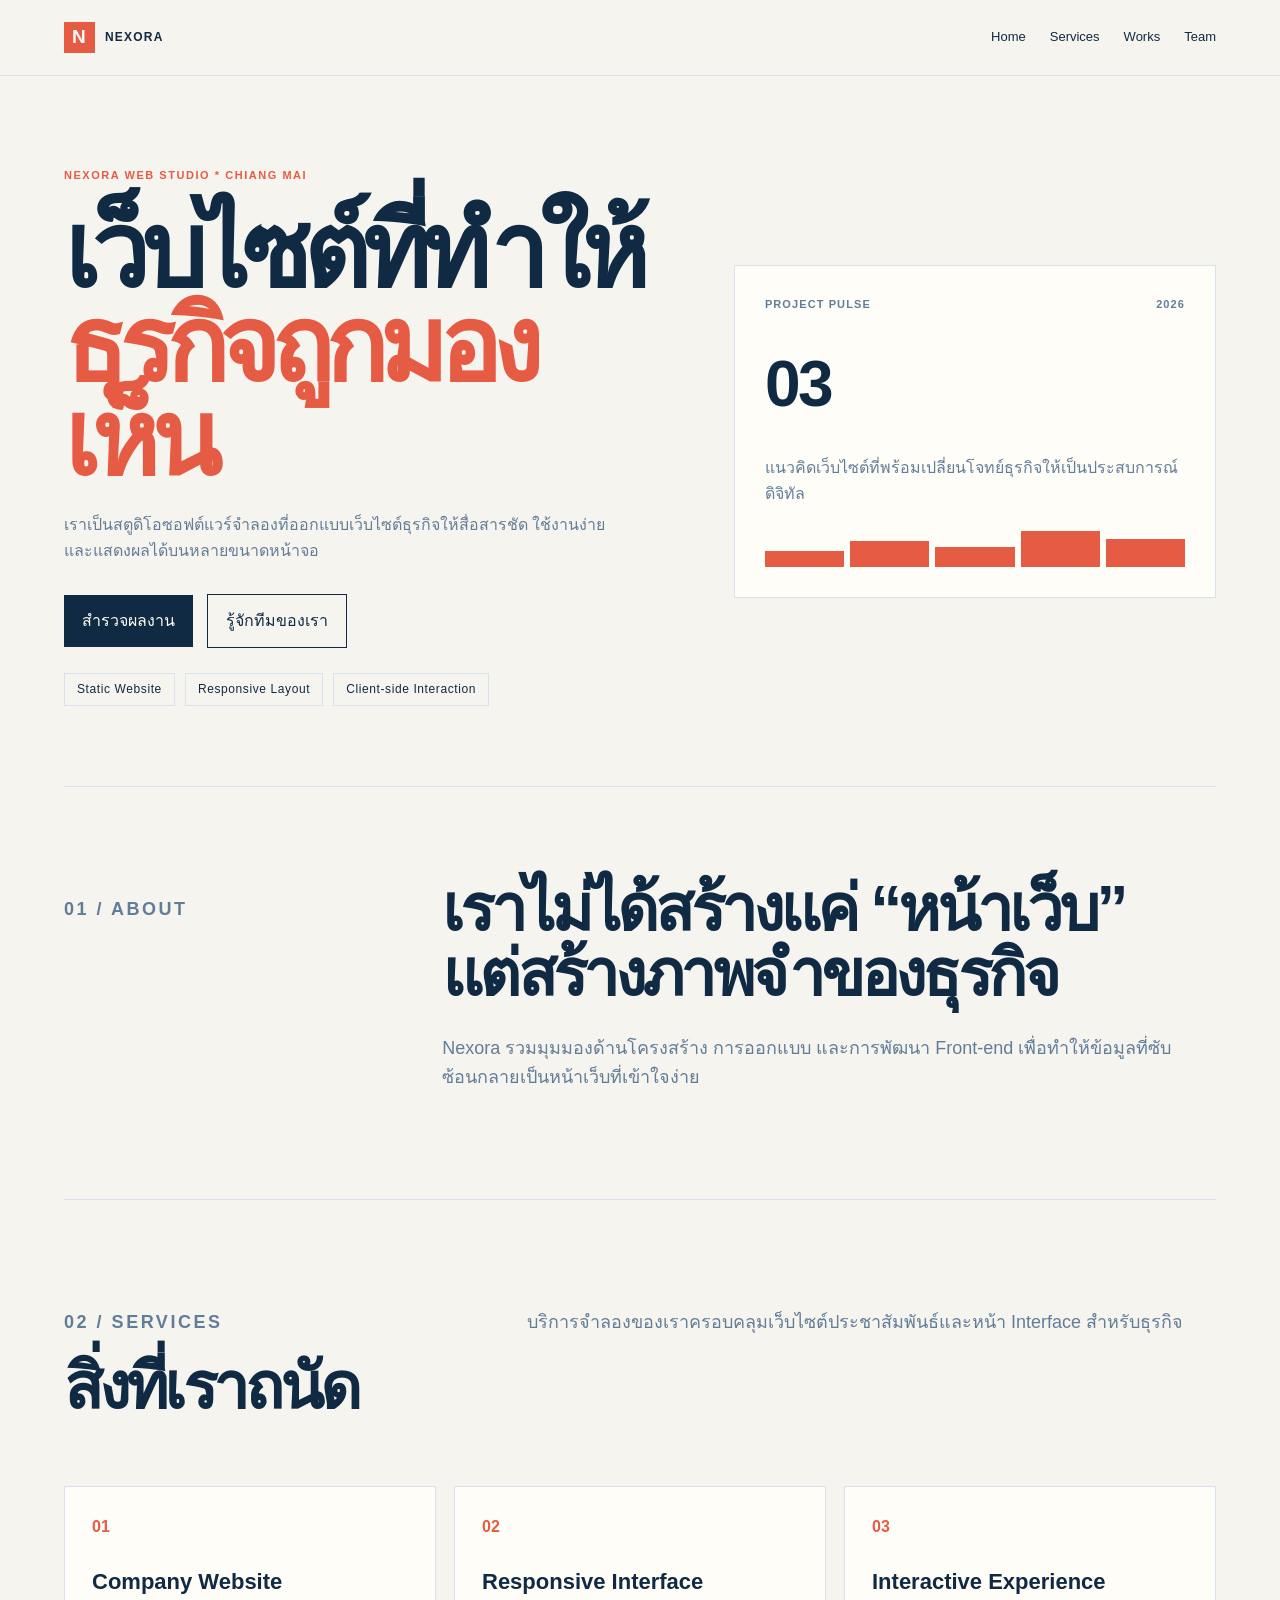
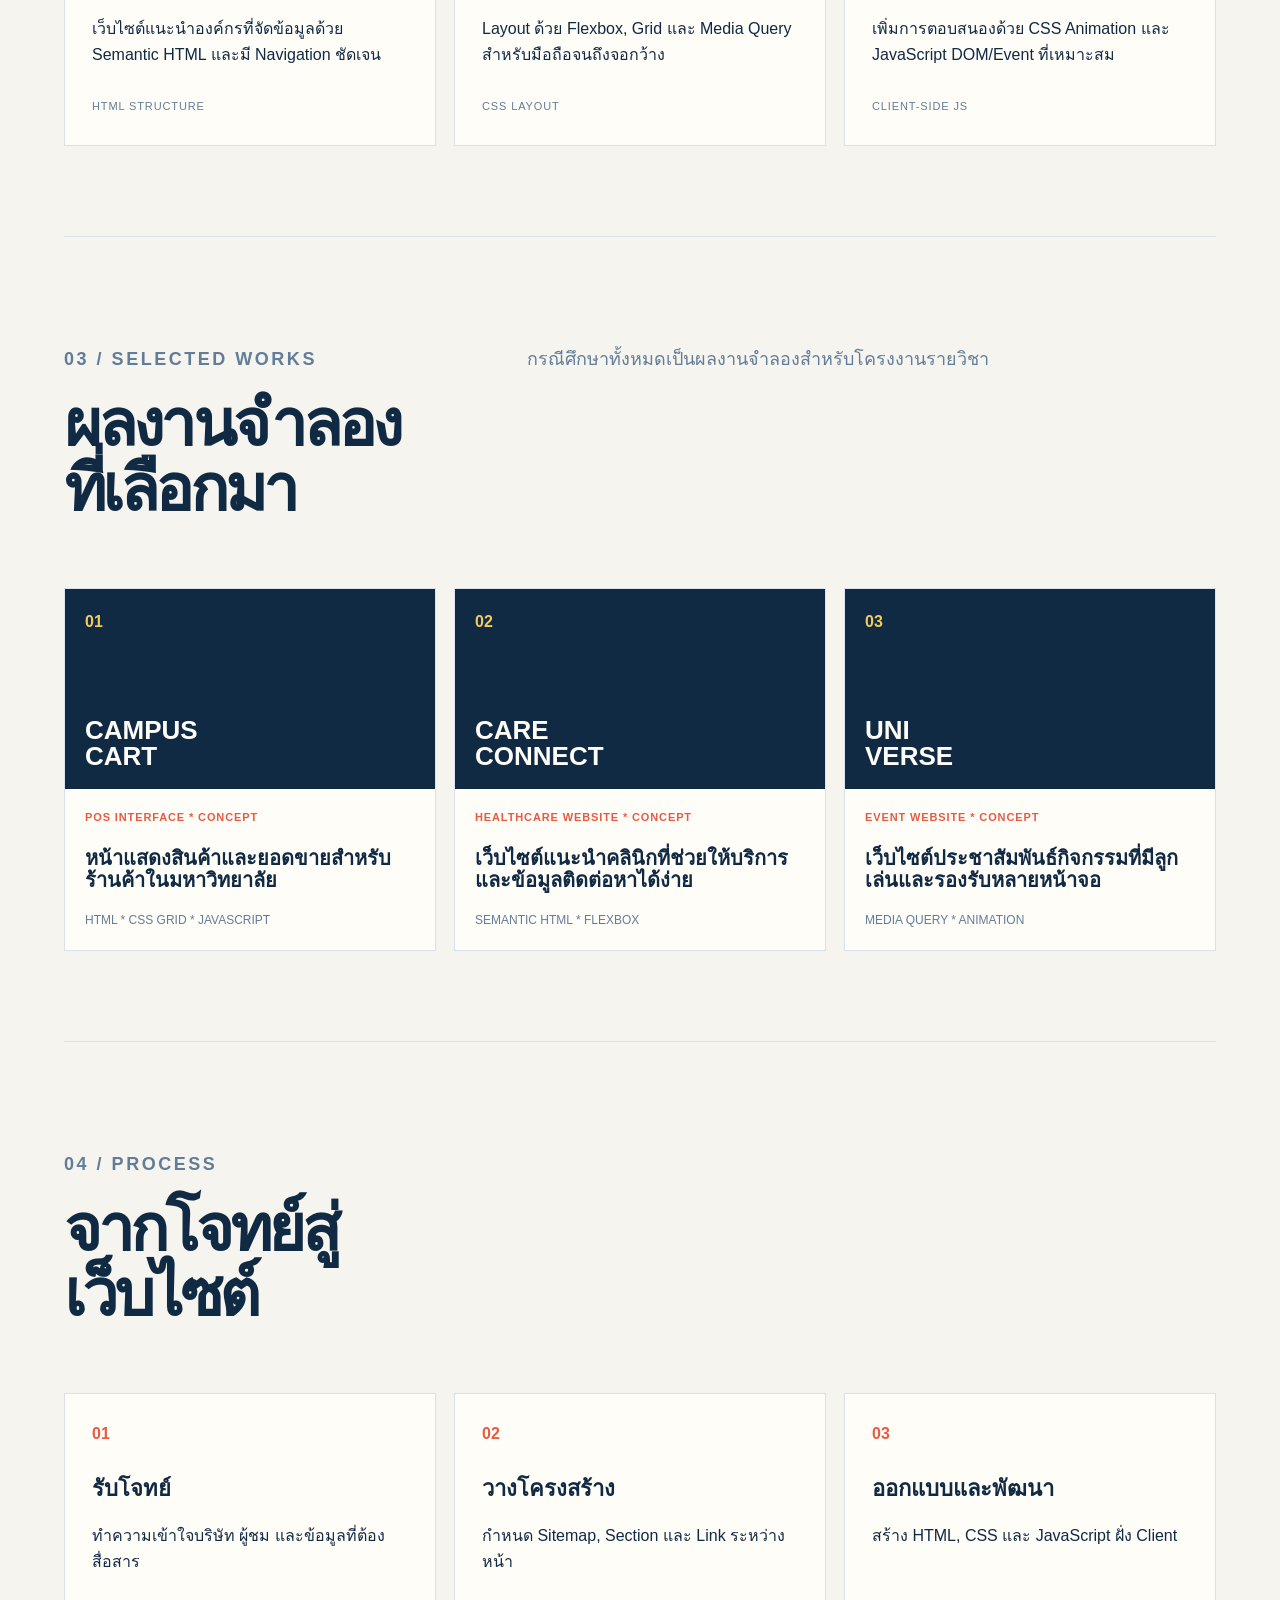
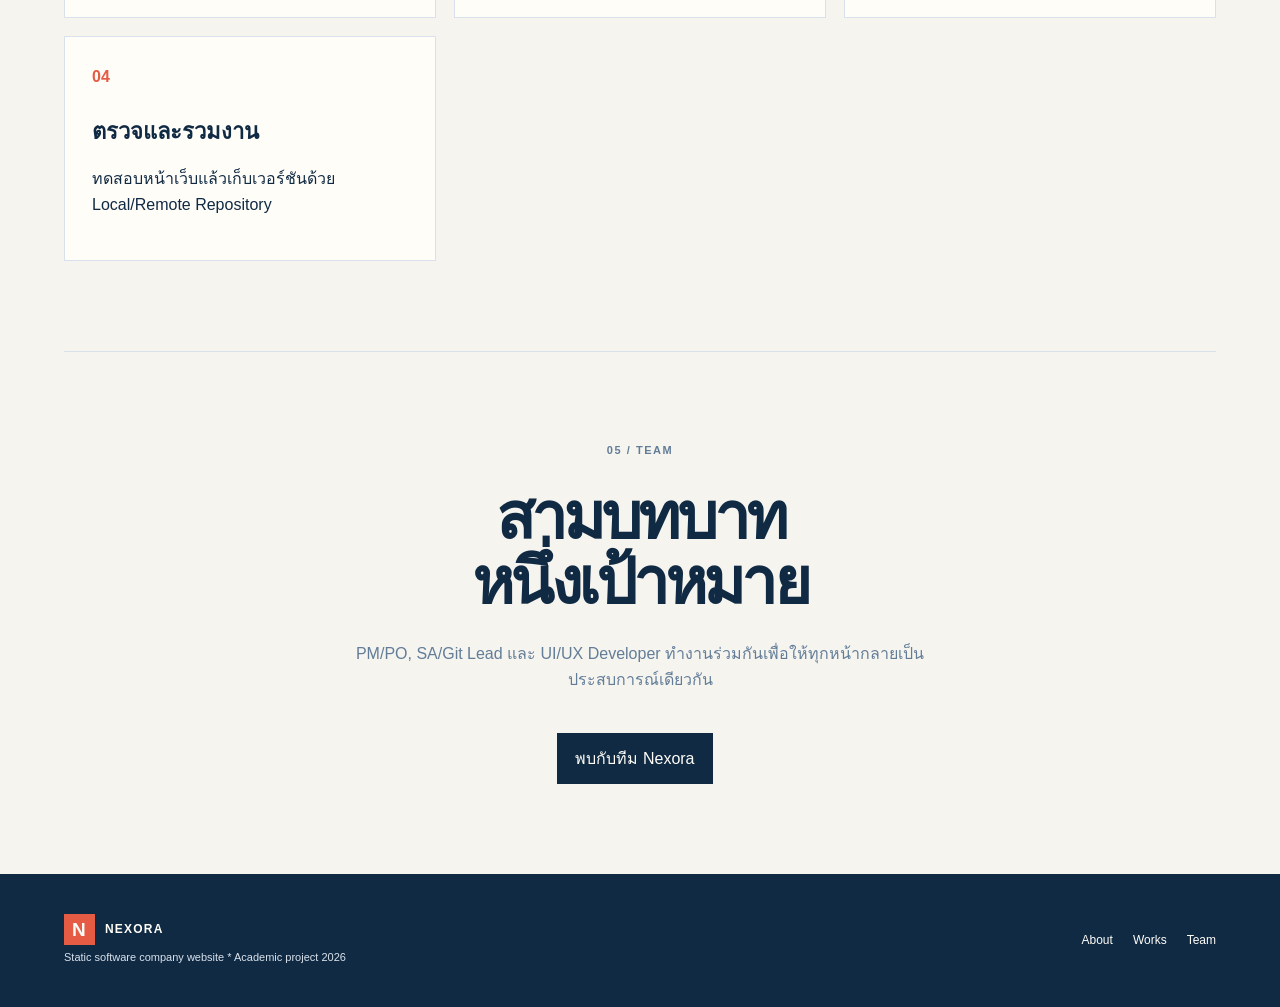
<file: index.html>
<!doctype html>
<html lang="th">
<head>
  <meta charset="UTF-8">
  <meta name="viewport" content="width=device-width, initial-scale=1.0">
  <meta name="description" content="Nexora Web Studio บริษัทพัฒนาเว็บไซต์จำลองสำหรับโครงงานวิชา Web Technology">
  <title>Nexora Web Studio | Digital experiences that move business</title>
  <link rel="stylesheet" href="assets/css/style.css">
  <script src="assets/js/main.js" defer></script>
</head>
<body>
  <header class="site-header">
    <a class="brand" href="index.html"><span class="brand-mark">N</span>NEXORA</a>
    <button class="menu-button" type="button" aria-expanded="false" aria-controls="site-navigation">MENU</button>
    <nav class="site-nav" id="site-navigation">
      <a href="index.html">Home</a>
      <a href="#services">Services</a>
      <a href="#works">Works</a>
      <a href="team.html">Team</a>
    </nav>
  </header>

  <main>
    <section class="hero">
      <div class="hero-copy">
        <p class="eyebrow">NEXORA WEB STUDIO * CHIANG MAI</p>
        <h1>เว็บไซต์ที่ทำให้<br><span>ธุรกิจถูกมองเห็น</span></h1>
        <p class="hero-text">เราเป็นสตูดิโอซอฟต์แวร์จำลองที่ออกแบบเว็บไซต์ธุรกิจให้สื่อสารชัด ใช้งานง่าย และแสดงผลได้บนหลายขนาดหน้าจอ</p>
        <div class="hero-actions">
          <a class="button button-primary" href="#works">สำรวจผลงาน</a>
          <a class="button button-secondary" href="team.html">รู้จักทีมของเรา</a>
        </div>
        <ul class="hero-points">
          <li>Static Website</li>
          <li>Responsive Layout</li>
          <li>Client-side Interaction</li>
        </ul>
      </div>
      <div class="hero-panel">
        <div class="panel-head"><span>PROJECT PULSE</span><span>2026</span></div>
        <div class="panel-score">03</div>
        <p>แนวคิดเว็บไซต์ที่พร้อมเปลี่ยนโจทย์ธุรกิจให้เป็นประสบการณ์ดิจิทัล</p>
        <div class="signal-bars"><span></span><span></span><span></span><span></span><span></span></div>
      </div>
    </section>

    <section class="section-block statement" id="about">
      <p class="section-number">01 / ABOUT</p>
      <div>
        <h2>เราไม่ได้สร้างแค่ “หน้าเว็บ”<br>แต่สร้างภาพจำของธุรกิจ</h2>
        <p>Nexora รวมมุมมองด้านโครงสร้าง การออกแบบ และการพัฒนา Front-end เพื่อทำให้ข้อมูลที่ซับซ้อนกลายเป็นหน้าเว็บที่เข้าใจง่าย</p>
      </div>
    </section>

    <section class="section-block" id="services">
      <div class="section-heading">
        <div><p class="section-number">02 / SERVICES</p><h2>สิ่งที่เราถนัด</h2></div>
        <p>บริการจำลองของเราครอบคลุมเว็บไซต์ประชาสัมพันธ์และหน้า Interface สำหรับธุรกิจ</p>
      </div>
      <div class="card-grid">
        <article class="service-card">
          <span class="card-index">01</span>
          <h3>Company Website</h3>
          <p>เว็บไซต์แนะนำองค์กรที่จัดข้อมูลด้วย Semantic HTML และมี Navigation ชัดเจน</p>
          <span class="card-tag">HTML STRUCTURE</span>
        </article>
        <article class="service-card">
          <span class="card-index">02</span>
          <h3>Responsive Interface</h3>
          <p>Layout ด้วย Flexbox, Grid และ Media Query สำหรับมือถือจนถึงจอกว้าง</p>
          <span class="card-tag">CSS LAYOUT</span>
        </article>
        <article class="service-card">
          <span class="card-index">03</span>
          <h3>Interactive Experience</h3>
          <p>เพิ่มการตอบสนองด้วย CSS Animation และ JavaScript DOM/Event ที่เหมาะสม</p>
          <span class="card-tag">CLIENT-SIDE JS</span>
        </article>
      </div>
    </section>

    <section class="section-block works-section" id="works">
      <div class="section-heading">
        <div><p class="section-number">03 / SELECTED WORKS</p><h2>ผลงานจำลองที่เลือกมา</h2></div>
        <p>กรณีศึกษาทั้งหมดเป็นผลงานจำลองสำหรับโครงงานรายวิชา</p>
      </div>
      <div class="works-grid">
        <article class="work-card">
          <div class="work-visual visual-pos"><span>01</span><strong>CAMPUS<br>CART</strong></div>
          <div class="work-content"><p>POS INTERFACE * CONCEPT</p><h3>หน้าแสดงสินค้าและยอดขายสำหรับร้านค้าในมหาวิทยาลัย</h3><span>HTML * CSS GRID * JAVASCRIPT</span></div>
        </article>
        <article class="work-card">
          <div class="work-visual visual-care"><span>02</span><strong>CARE<br>CONNECT</strong></div>
          <div class="work-content"><p>HEALTHCARE WEBSITE * CONCEPT</p><h3>เว็บไซต์แนะนำคลินิกที่ช่วยให้บริการและข้อมูลติดต่อหาได้ง่าย</h3><span>SEMANTIC HTML * FLEXBOX</span></div>
        </article>
        <article class="work-card">
          <div class="work-visual visual-event"><span>03</span><strong>UNI<br>VERSE</strong></div>
          <div class="work-content"><p>EVENT WEBSITE * CONCEPT</p><h3>เว็บไซต์ประชาสัมพันธ์กิจกรรมที่มีลูกเล่นและรองรับหลายหน้าจอ</h3><span>MEDIA QUERY * ANIMATION</span></div>
        </article>
      </div>
    </section>

    <section class="section-block" id="process">
      <div class="section-heading"><div><p class="section-number">04 / PROCESS</p><h2>จากโจทย์สู่เว็บไซต์</h2></div></div>
      <div class="process-list">
        <article><span>01</span><h3>รับโจทย์</h3><p>ทำความเข้าใจบริษัท ผู้ชม และข้อมูลที่ต้องสื่อสาร</p></article>
        <article><span>02</span><h3>วางโครงสร้าง</h3><p>กำหนด Sitemap, Section และ Link ระหว่างหน้า</p></article>
        <article><span>03</span><h3>ออกแบบและพัฒนา</h3><p>สร้าง HTML, CSS และ JavaScript ฝั่ง Client</p></article>
        <article><span>04</span><h3>ตรวจและรวมงาน</h3><p>ทดสอบหน้าเว็บแล้วเก็บเวอร์ชันด้วย Local/Remote Repository</p></article>
      </div>
    </section>

    <section class="section-block team-callout" id="team-preview">
      <p class="section-number">05 / TEAM</p>
      <h2>สามบทบาท<br>หนึ่งเป้าหมาย</h2>
      <p>PM/PO, SA/Git Lead และ UI/UX Developer ทำงานร่วมกันเพื่อให้ทุกหน้ากลายเป็นประสบการณ์เดียวกัน</p>
      <a class="button button-primary" href="team.html">พบกับทีม Nexora</a>
    </section>
  </main>

  <footer class="site-footer">
    <div><a class="brand" href="index.html"><span class="brand-mark">N</span>NEXORA</a><p>Static software company website * Academic project 2026</p></div>
    <div class="footer-links"><a href="#about">About</a><a href="#works">Works</a><a href="team.html">Team</a></div>
  </footer>
</body>
</html>
</file>
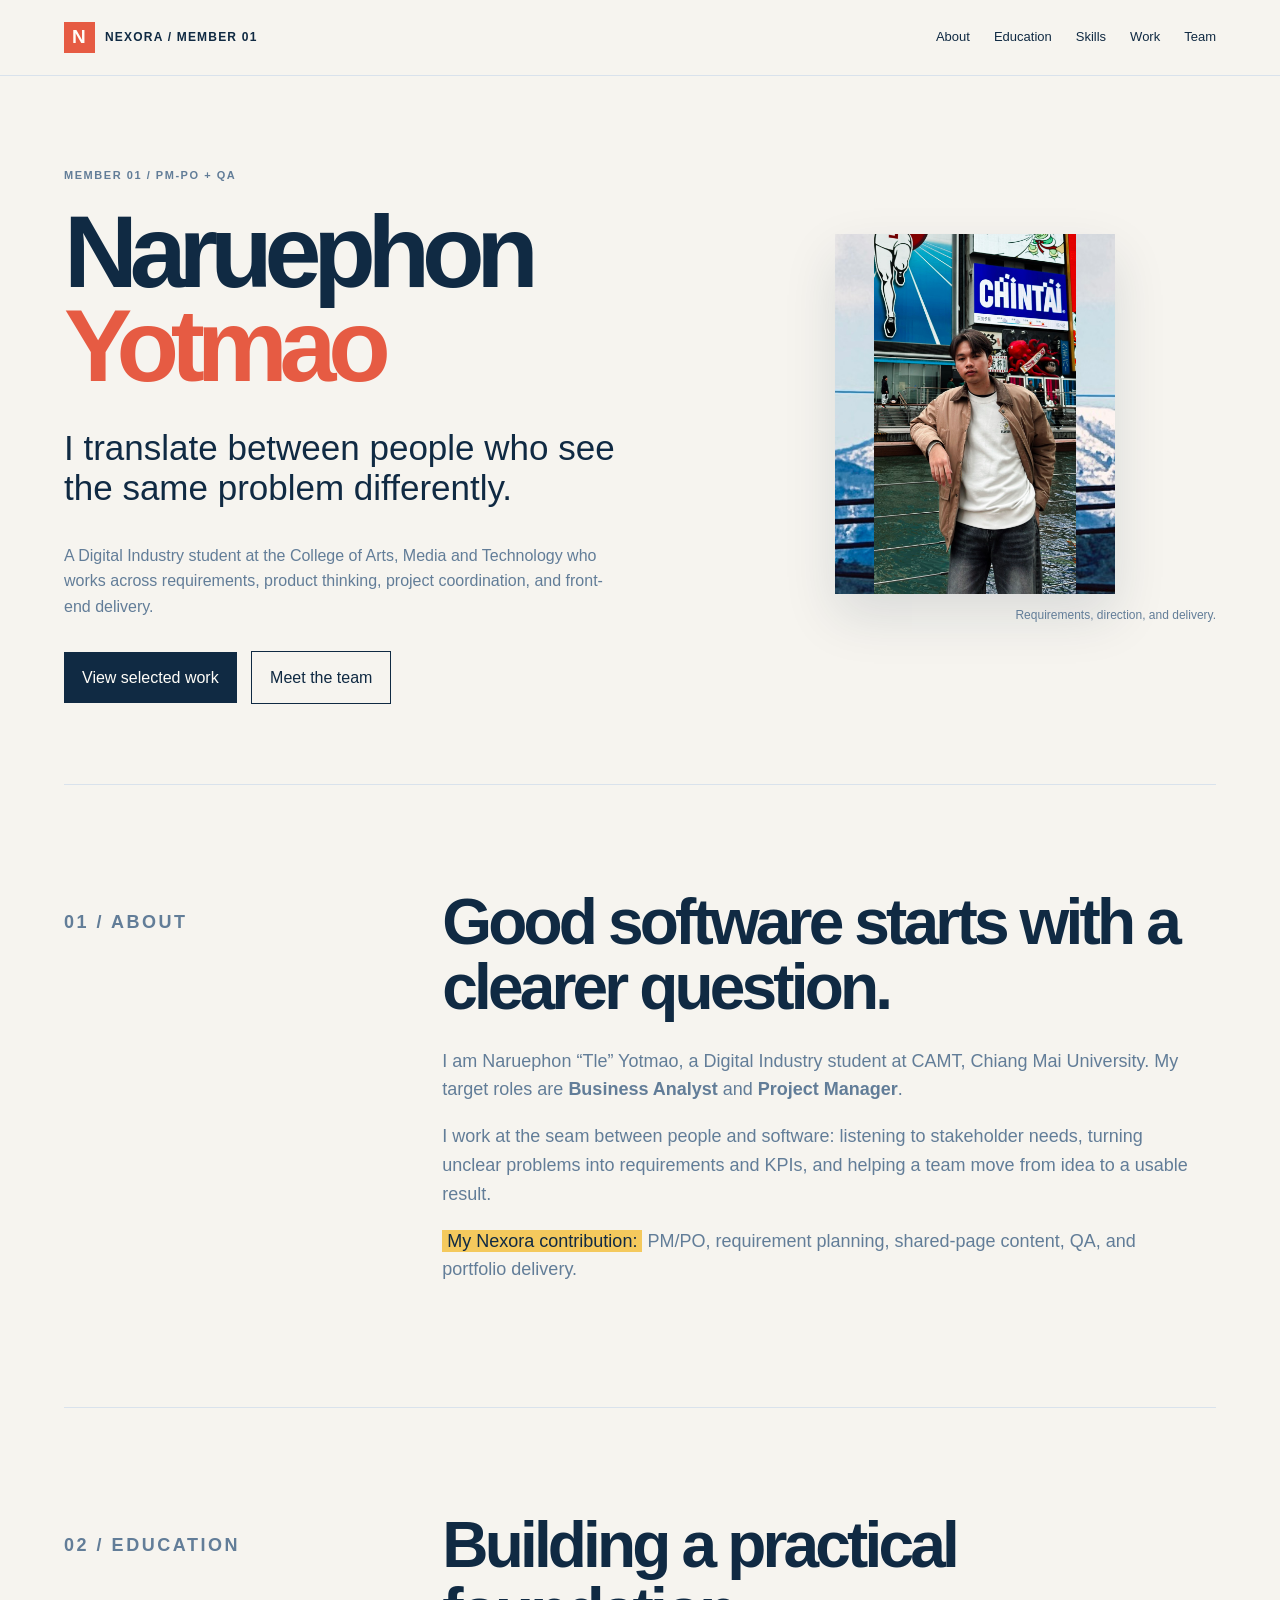
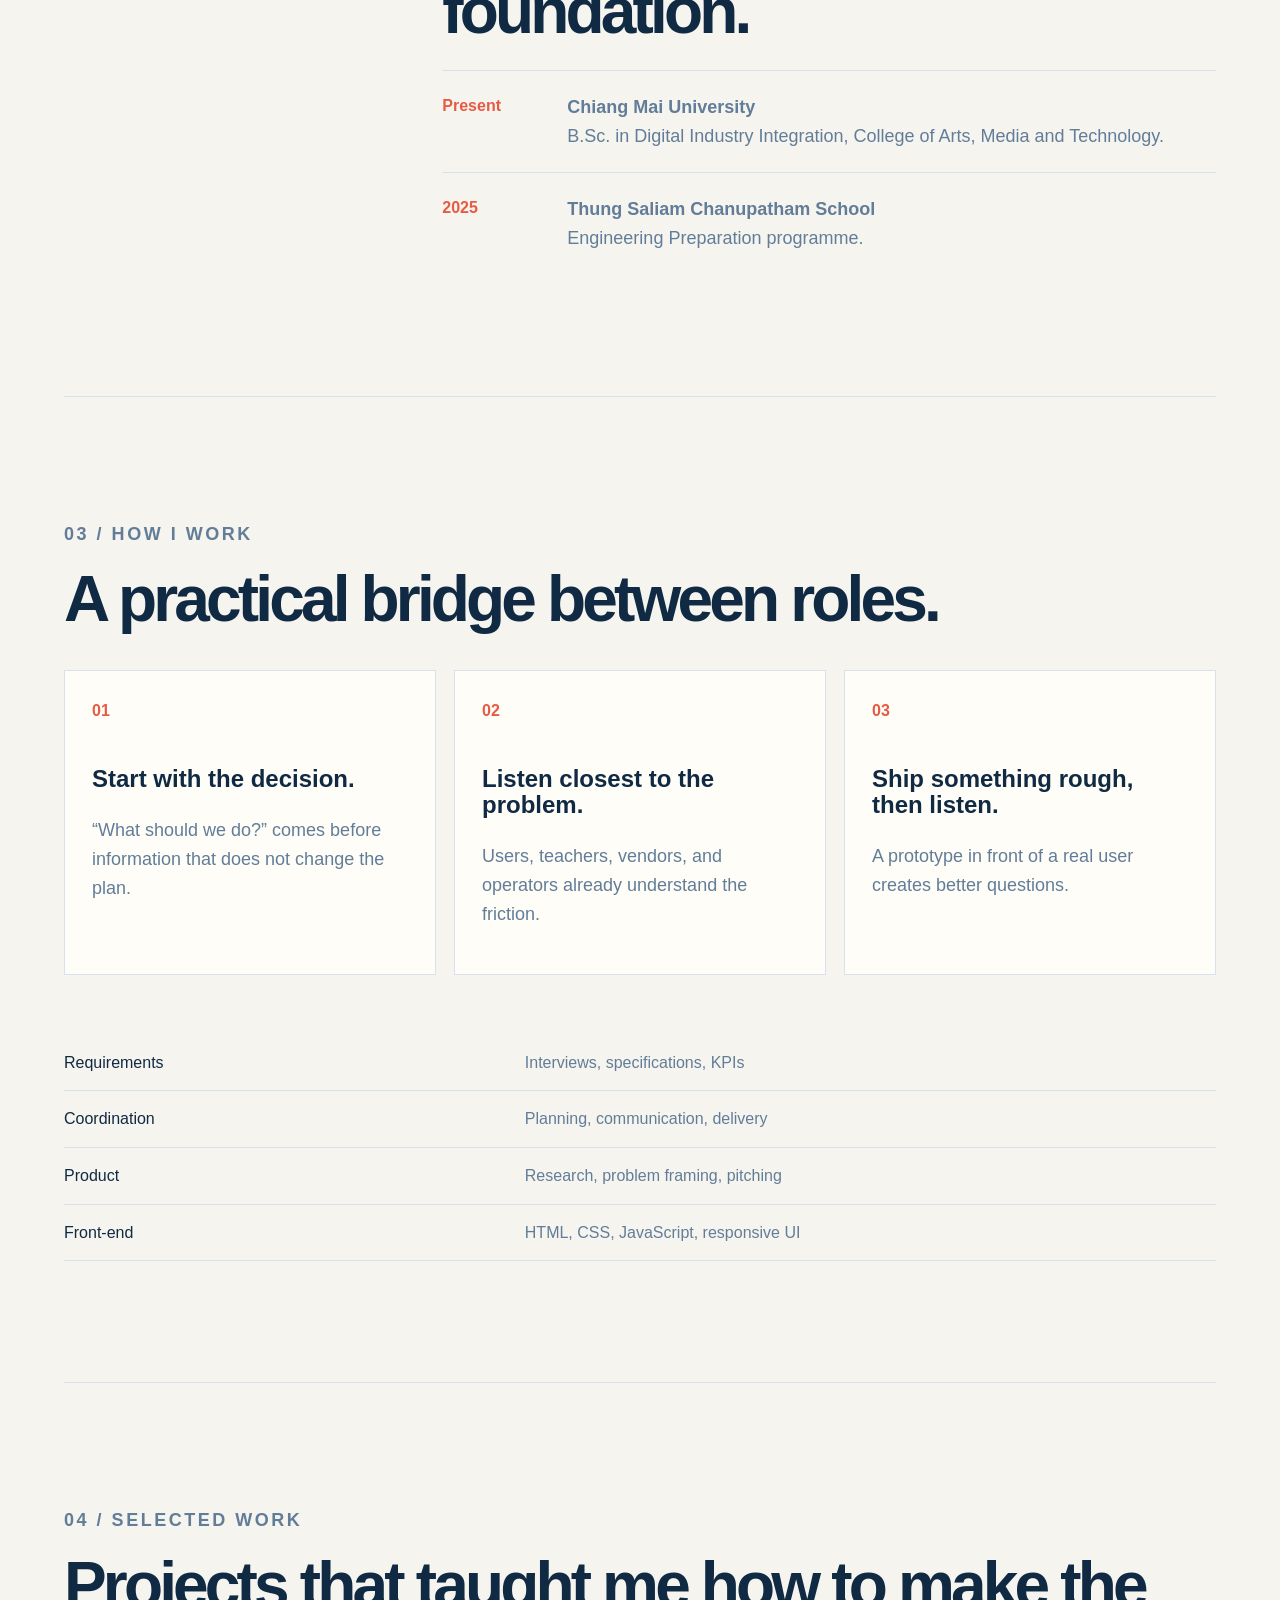
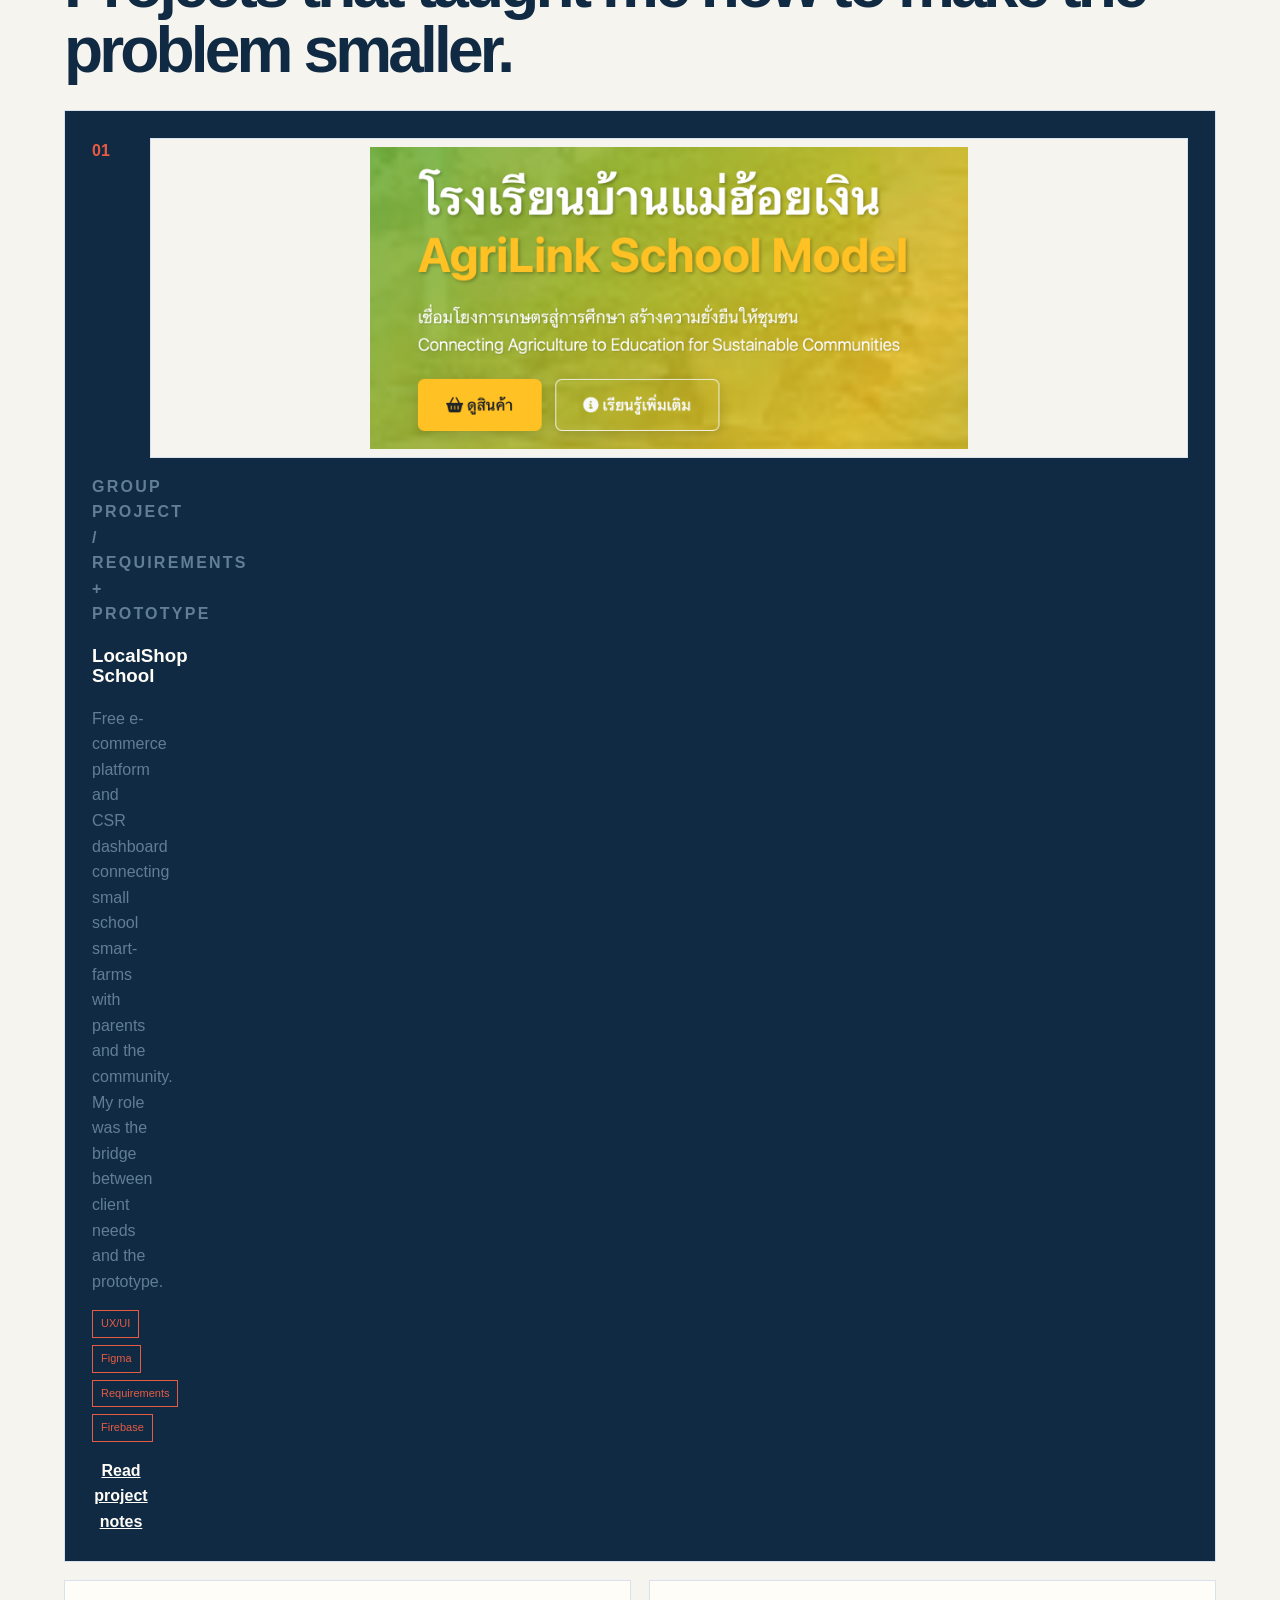
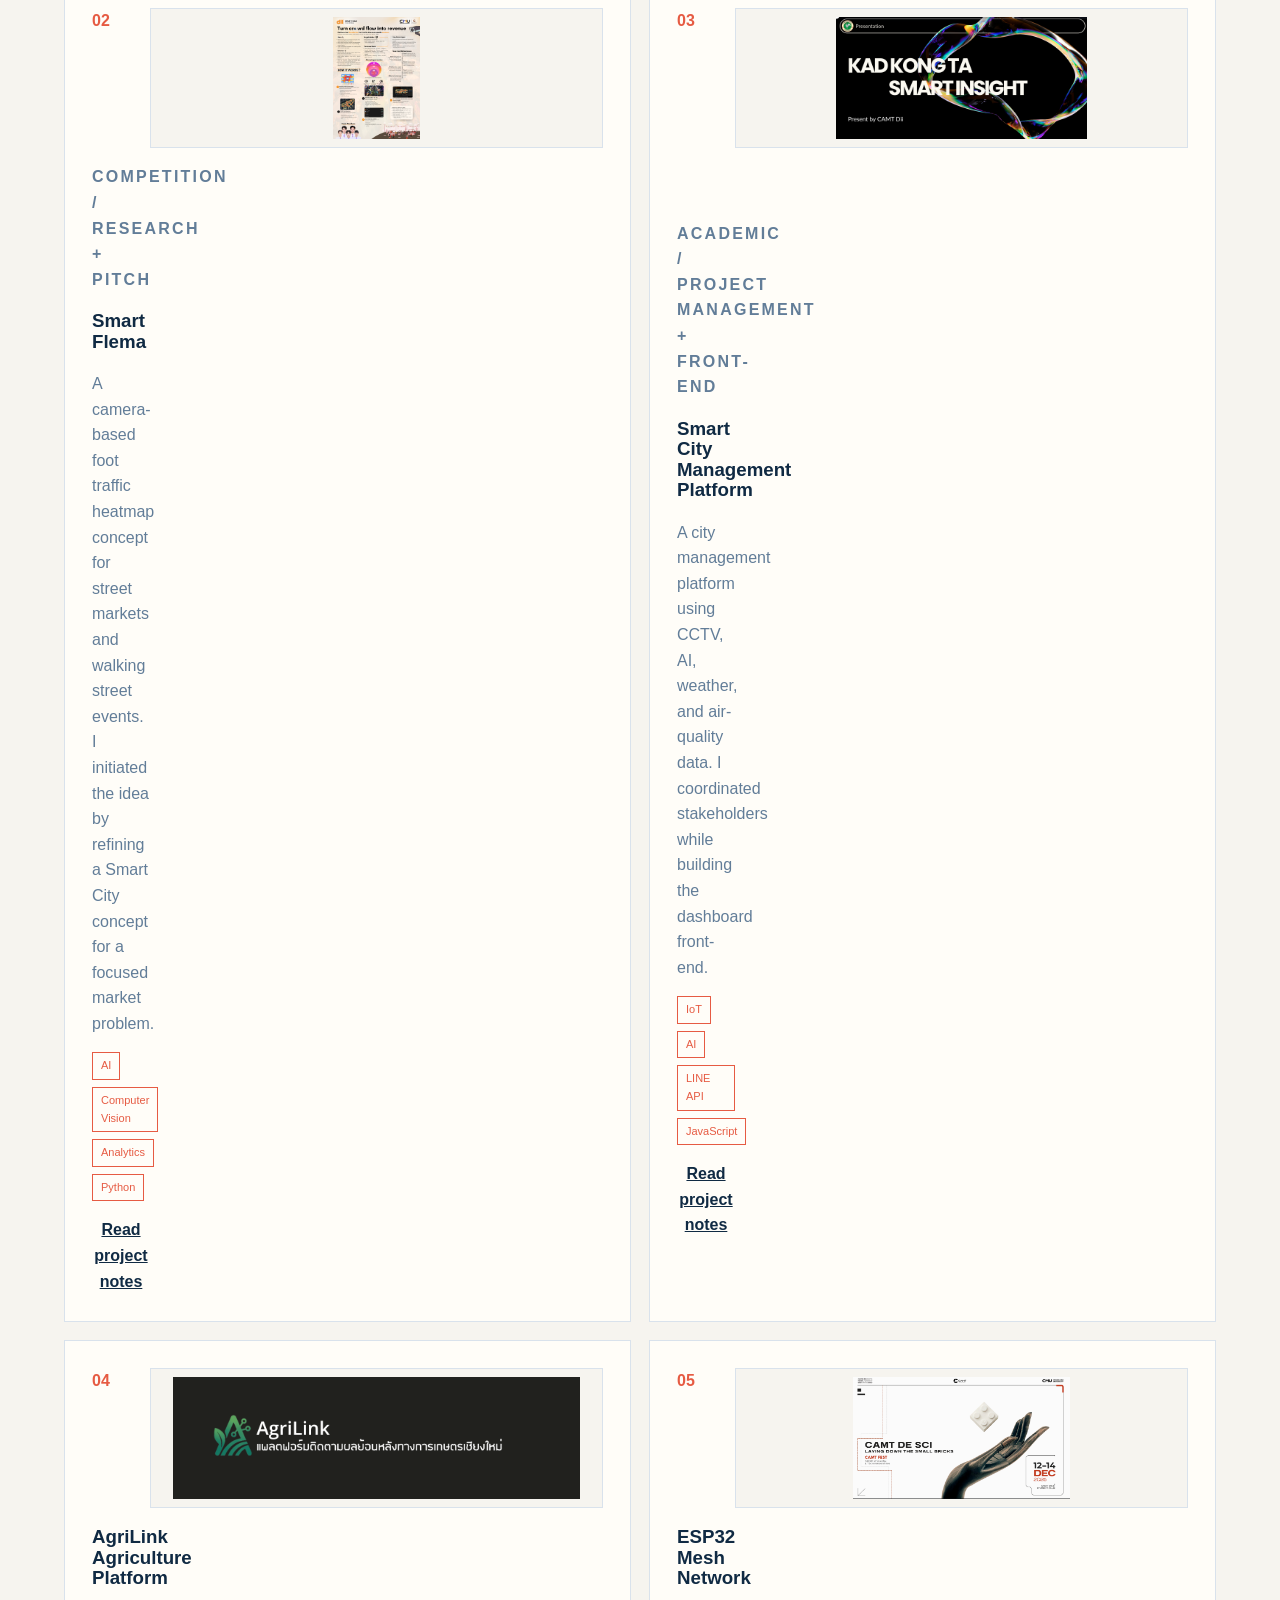
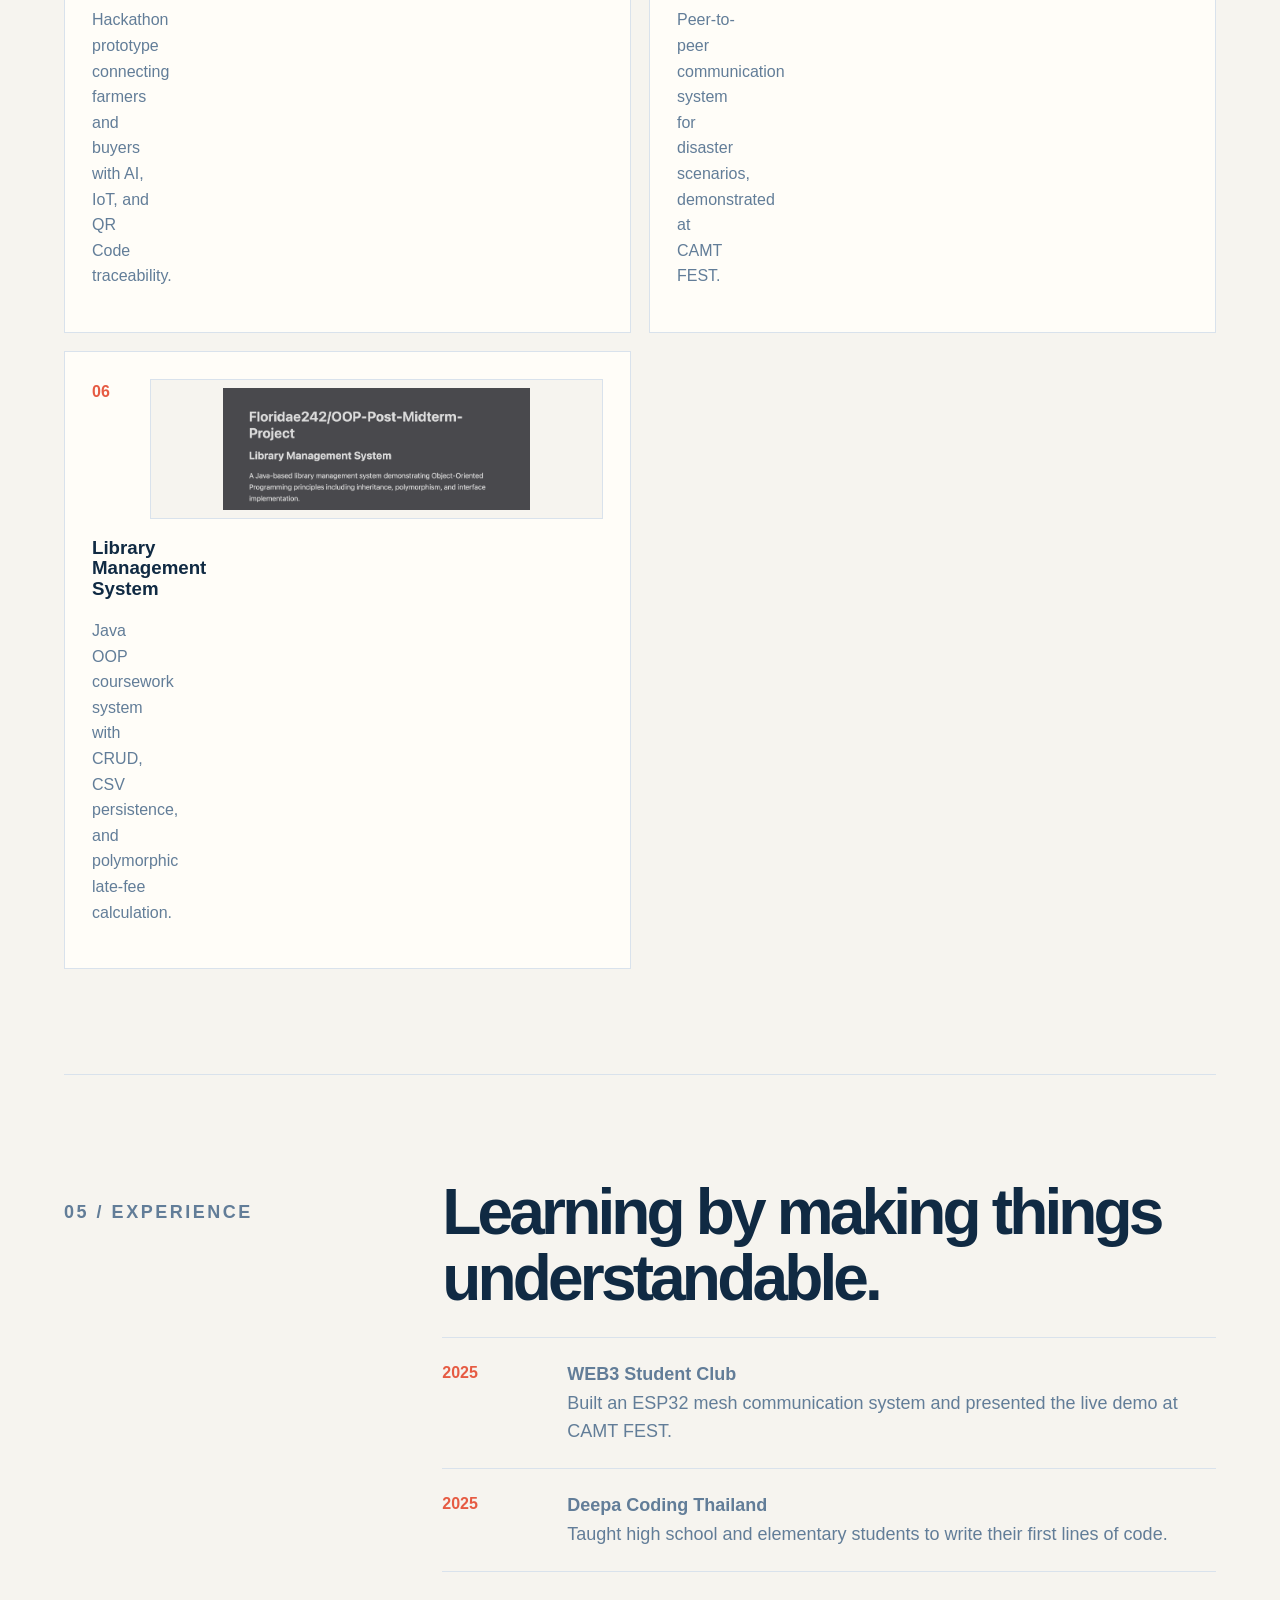
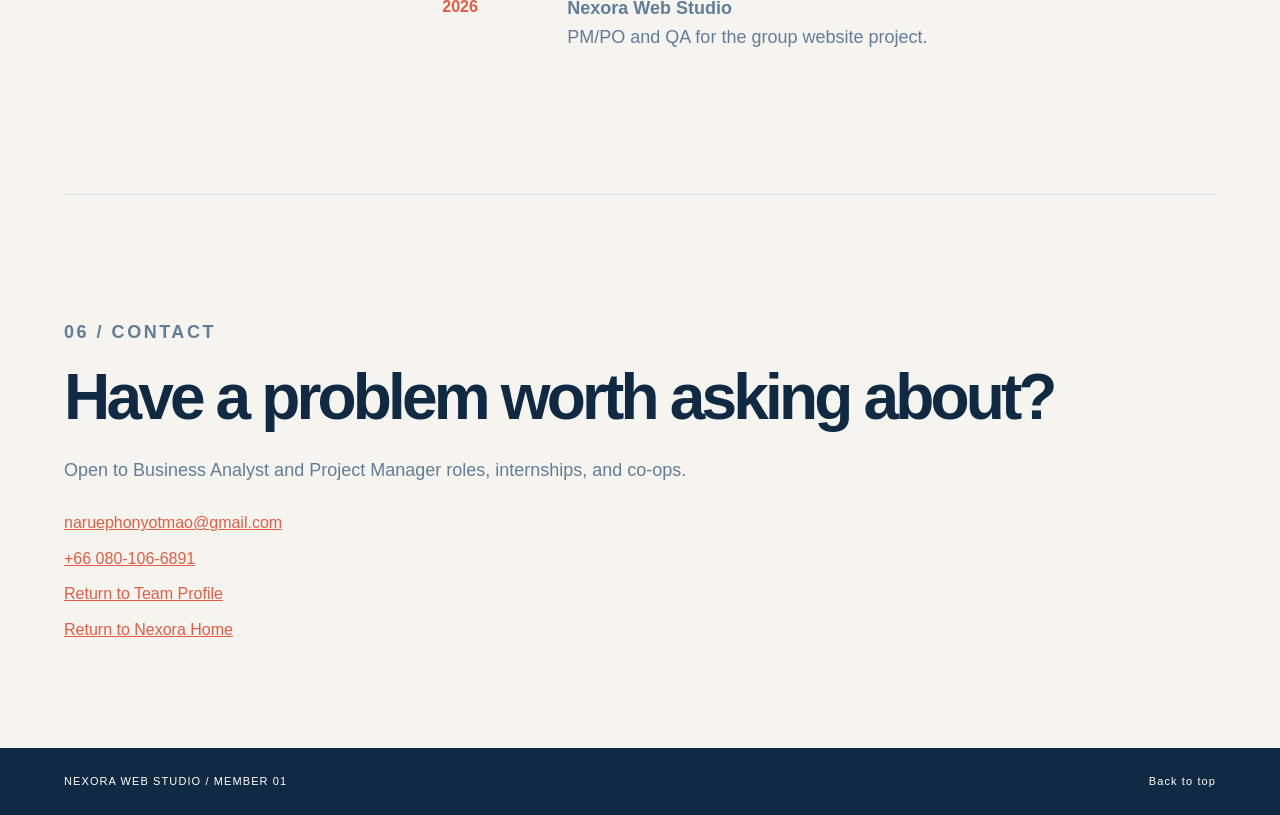
<file: portfolios/member-1.html>
<!doctype html>
<html lang="en">

<head>
  <meta charset="UTF-8">
  <meta name="description" content="Member 1 portfolio for Nexora Web Studio: Naruephon Yotmao.">
  <meta name="author" content="Naruephon Yotmao">
  <meta name="viewport" content="width=device-width, initial-scale=1.0">
  <title>Member 1 | Naruephon Yotmao | Nexora</title>
  <link rel="stylesheet" href="../assets/css/member-1.css">
  <script src="../assets/js/member-1.js" defer></script>
</head>

<body>
  <a class="skip-link" href="#main-content">Skip to main content</a>
  <header class="site-header" id="top">
    <a class="brand" href="../index.html"><span class="brand-mark">N</span>NEXORA / MEMBER 01</a>
    <button id="menu-button" type="button" aria-expanded="false" aria-controls="site-navigation">MENU</button>
    <nav id="site-navigation" aria-label="Portfolio navigation"><a href="#about">About</a><a href="#education">Education</a><a
        href="#skills">Skills</a><a href="#work">Work</a><a href="../team.html">Team</a></nav>
  </header>
  <main id="main-content" tabindex="-1">
    <section class="hero" aria-labelledby="hero-title">
      <div>
        <p class="eyebrow">MEMBER 01 / PM-PO + QA</p>
        <h1 id="hero-title">Naruephon<br><span>Yotmao</span></h1>
        <p class="lead">I translate between people who see the same problem differently.</p>
        <p>A Digital Industry student at the College of Arts, Media and Technology who works across requirements,
          product thinking, project coordination, and front-end delivery.</p><a class="button" href="#work">View
          selected work</a> <a class="button button-light" href="../team.html">Meet the team</a>
      </div>
      <figure class="portrait"><img src="../assets/images/member-1/profile.jpg"
          alt="Portrait of Naruephon Yotmao">
        <figcaption>Requirements, direction, and delivery.</figcaption>
      </figure>
    </section>
    <section class="section split" id="about" aria-labelledby="about-title">
      <p class="section-label">01 / ABOUT</p>
      <div>
        <h2 id="about-title">Good software starts with a clearer question.</h2>
        <p>I am Naruephon “Tle” Yotmao, a Digital Industry student at CAMT, Chiang Mai University. My target roles are
          <strong>Business Analyst</strong> and <strong>Project Manager</strong>.</p>
        <p>I work at the seam between people and software: listening to stakeholder needs, turning unclear problems into
          requirements and KPIs, and helping a team move from idea to a usable result.</p>
        <p><mark>My Nexora contribution:</mark> PM/PO, requirement planning, shared-page content, QA, and portfolio
          delivery.</p>
      </div>
    </section>
    <section class="section split" id="education" aria-labelledby="education-title">
      <p class="section-label">02 / EDUCATION</p>
      <div>
        <h2 id="education-title">Building a practical foundation.</h2>
        <ol class="timeline">
          <li><time datetime="2025">Present</time>
            <p><strong>Chiang Mai University</strong><br>B.Sc. in Digital Industry Integration, College of Arts, Media and Technology.</p>
          </li>
          <li><time datetime="2025">2025</time>
            <p><strong>Thung Saliam Chanupatham School</strong><br>Engineering Preparation programme.</p>
          </li>
        </ol>
      </div>
    </section>
    <section class="section" id="skills" aria-labelledby="skills-title">
      <p class="section-label">03 / HOW I WORK</p>
      <h2 id="skills-title">A practical bridge between roles.</h2>
      <div class="cards">
        <article><span>01</span>
          <h3>Start with the decision.</h3>
          <p>“What should we do?” comes before information that does not change the plan.</p>
        </article>
        <article><span>02</span>
          <h3>Listen closest to the problem.</h3>
          <p>Users, teachers, vendors, and operators already understand the friction.</p>
        </article>
        <article><span>03</span>
          <h3>Ship something rough, then listen.</h3>
          <p>A prototype in front of a real user creates better questions.</p>
        </article>
      </div>
      <dl class="skills-list">
        <dt>Requirements</dt>
        <dd>Interviews, specifications, KPIs</dd>
        <dt>Coordination</dt>
        <dd>Planning, communication, delivery</dd>
        <dt>Product</dt>
        <dd>Research, problem framing, pitching</dd>
        <dt>Front-end</dt>
        <dd>HTML, CSS, JavaScript, responsive UI</dd>
      </dl>
    </section>
    <section class="section" id="work" aria-labelledby="work-title">
      <p class="section-label">04 / SELECTED WORK</p>
      <h2 id="work-title">Projects that taught me how to make the problem smaller.</h2>
      <div class="projects">
        <article class="project project-feature"><span>01</span>
          <img class="project-image" src="../assets/images/member-1/localshop.png" alt="LocalShop School project" loading="lazy" decoding="async">
          <div>
            <p class="project-type">GROUP PROJECT / REQUIREMENTS + PROTOTYPE</p>
            <h3>LocalShop School</h3>
            <p>Free e-commerce platform and CSR dashboard connecting small school smart-farms with parents and the
              community. My role was the bridge between client needs and the prototype.</p>
            <ul>
              <li>UX/UI</li>
              <li>Figma</li>
              <li>Requirements</li>
              <li>Firebase</li>
            </ul><button class="project-toggle" data-target="localshop-notes" aria-expanded="false">Read project
              notes</button>
            <p class="project-notes" id="localshop-notes" hidden>The project focused on schools where produce was
              tracked on paper, teachers carried heavy administrative work, and parents lacked visibility.</p>
          </div>
        </article>
        <article class="project"><span>02</span>
          <img class="project-image" src="../assets/images/member-1/smart-flema.png" alt="Smart Flema project" loading="lazy" decoding="async">
          <div>
            <p class="project-type">COMPETITION / RESEARCH + PITCH</p>
            <h3>Smart Flema</h3>
            <p>A camera-based foot traffic heatmap concept for street markets and walking street events. I initiated the
              idea by refining a Smart City concept for a focused market problem.</p>
            <ul>
              <li>AI</li>
              <li>Computer Vision</li>
              <li>Analytics</li>
              <li>Python</li>
            </ul><button class="project-toggle" data-target="flema-notes" aria-expanded="false">Read project
              notes</button>
            <p class="project-notes" id="flema-notes" hidden>It won the Popular Vote award at the 3rd ICT Startup
              Competition 2026.</p>
          </div>
        </article>
        <article class="project"><span>03</span>
          <img class="project-image" src="../assets/images/member-1/smart-city-lampang.png" alt="Smart City Lampang project" loading="lazy" decoding="async">
          <div>
            <p class="project-type">ACADEMIC / PROJECT MANAGEMENT + FRONT-END</p>
            <h3>Smart City Management Platform</h3>
            <p>A city management platform using CCTV, AI, weather, and air-quality data. I coordinated stakeholders
              while building the dashboard front-end.</p>
            <ul>
              <li>IoT</li>
              <li>AI</li>
              <li>LINE API</li>
              <li>JavaScript</li>
            </ul><button class="project-toggle" data-target="lampang-notes" aria-expanded="false">Read project
              notes</button>
            <p class="project-notes" id="lampang-notes" hidden>The People Counting module remained incomplete and became
              a lesson in realistic scope.</p>
          </div>
        </article>
        <article class="project compact"><span>04</span>
          <img class="project-image" src="../assets/images/member-1/Agrilink.png" alt="AgriLink project" loading="lazy" decoding="async">
          <div>
            <h3>AgriLink Agriculture Platform</h3>
            <p>Hackathon prototype connecting farmers and buyers with AI, IoT, and QR Code traceability.</p>
          </div>
        </article>
        <article class="project compact"><span>05</span>
          <img class="project-image" src="../assets/images/member-1/WEB3.png" alt="ESP32 mesh network project" loading="lazy" decoding="async">
          <div>
            <h3>ESP32 Mesh Network</h3>
            <p>Peer-to-peer communication system for disaster scenarios, demonstrated at CAMT FEST.</p>
          </div>
        </article>
        <article class="project compact"><span>06</span>
          <img class="project-image" src="../assets/images/member-1/OOP.png" alt="Library Management System project" loading="lazy" decoding="async">
          <div>
            <h3>Library Management System</h3>
            <p>Java OOP coursework system with CRUD, CSV persistence, and polymorphic late-fee calculation.</p>
          </div>
        </article>
      </div>
    </section>
    <section class="section split" aria-labelledby="experience-title">
      <p class="section-label">05 / EXPERIENCE</p>
      <div>
        <h2 id="experience-title">Learning by making things understandable.</h2>
        <ol class="timeline">
          <li><time datetime="2025">2025</time>
            <p><strong>WEB3 Student Club</strong><br>Built an ESP32 mesh communication system and presented the live
              demo at CAMT FEST.</p>
          </li>
          <li><time datetime="2025">2025</time>
            <p><strong>Deepa Coding Thailand</strong><br>Taught high school and elementary students to write their first
              lines of code.</p>
          </li>
          <li><time datetime="2026">2026</time>
            <p><strong>Nexora Web Studio</strong><br>PM/PO and QA for the group website project.</p>
          </li>
        </ol>
      </div>
    </section>
    <section class="section contact" id="contact" aria-labelledby="contact-title">
      <p class="section-label">06 / CONTACT</p>
      <div>
        <h2 id="contact-title">Have a problem worth asking about?</h2>
        <p>Open to Business Analyst and Project Manager roles, internships, and co-ops.</p>
        <address><a href="mailto:naruephonyotmao@gmail.com">naruephonyotmao@gmail.com</a><a href="tel:+660801066891">+66 080-106-6891</a><a
            href="../team.html">Return to Team Profile</a><a href="../index.html">Return to Nexora Home</a></address>
      </div>
    </section>
  </main>
  <footer>
    <p>NEXORA WEB STUDIO / MEMBER 01</p><a href="#top">Back to top</a>
  </footer>
</body>

</html>
</file>
<file: assets/css/style.css>
:root {
    --ink: #102a43;
    --muted: #627d98;
    --paper: #f6f4ef;
    --cream: #fffdf8;
    --yellow: #f4c95d;
    --coral: #e65b43;
    --line: #d9e2ec;
}

* {
    box-sizing: border-box;
}

html {
    scroll-behavior: smooth;
}

body {
    margin: 0;
    background: var(--paper);
    color: var(--ink);
    font-family: Arial, Helvetica, sans-serif;
    line-height: 1.6;
}

a {
    color: inherit;
}

button,
a {
    font: inherit;
}

main {
    width: 90%;
    max-width: 1180px;
    margin: auto;
}

/* ==========================================================================
   Header / Nav
   ========================================================================== */
.site-header {
    display: flex;
    align-items: center;
    justify-content: space-between;
    padding: 22px 5%;
    border-bottom: 1px solid var(--line);
}

.brand {
    display: flex;
    align-items: center;
    gap: 10px;
    font-size: 12px;
    font-weight: bold;
    letter-spacing: .1em;
    text-decoration: none;
}

.brand-mark {
    display: grid;
    width: 31px;
    height: 31px;
    place-items: center;
    background: var(--coral);
    color: var(--cream);
    font-size: 19px;
}

.menu-button {
    display: none;
    padding: 7px 10px;
    border: 1px solid var(--ink);
    background: transparent;
}

.site-nav {
    display: flex;
    gap: 24px;
    font-size: 13px;
}

.site-nav a {
    text-decoration: none;
}

.site-nav a:hover {
    color: var(--coral);
}

/* team.html plain nav */
body > nav {
    display: flex;
    gap: 24px;
    padding: 22px 5%;
    border-bottom: 1px solid var(--line);
    font-size: 13px;
}

body > nav a {
    text-decoration: none;
}

body > nav a:hover {
    color: var(--coral);
}

body > header {
    padding: 60px 5% 30px;
}

body > header p {
    max-width: 640px;
    color: var(--muted);
}

h1 {
    margin: 20px 0 25px;
    font-size: clamp(58px, 8vw, 112px);
    line-height: .92;
    letter-spacing: -.08em;
}

h1 span {
    color: var(--coral);
}

h2 {
    margin: 0 0 26px;
    font-size: clamp(38px, 5vw, 68px);
    line-height: 1.02;
    letter-spacing: -.06em;
}

h3 {
    line-height: 1.1;
}

/* ==========================================================================
   Hero
   ========================================================================== */
.hero {
    display: grid;
    grid-template-columns: 1.1fr .9fr;
    gap: 7%;
    align-items: center;
    min-height: 600px;
    padding: 80px 0;
}

.eyebrow,
.section-number {
    color: var(--coral);
    font-size: 11px;
    font-weight: bold;
    letter-spacing: .14em;
    text-transform: uppercase;
}

.hero-text {
    max-width: 560px;
    color: var(--muted);
}

.hero-points {
    display: flex;
    flex-wrap: wrap;
    gap: 10px;
    padding: 0;
    margin: 25px 0 0;
    list-style: none;
}

.hero-points li {
    padding: 6px 12px;
    border: 1px solid var(--line);
    font-size: 12px;
    letter-spacing: .05em;
}

.button {
    display: inline-block;
    margin: 15px 10px 0 0;
    padding: 13px 18px;
    background: var(--ink);
    color: var(--cream);
    text-decoration: none;
}

.button-primary {
    background: var(--ink);
    color: var(--cream);
}

.button-secondary {
    background: transparent;
    border: 1px solid var(--ink);
    color: var(--ink);
}

.button:hover {
    background: var(--coral);
    color: var(--cream);
    border-color: var(--coral);
}

.hero-panel {
    padding: 30px;
    background: var(--cream);
    border: 1px solid var(--line);
}

.panel-head {
    display: flex;
    justify-content: space-between;
    font-size: 11px;
    font-weight: bold;
    letter-spacing: .1em;
    color: var(--muted);
}

.panel-score {
    margin: 20px 0;
    font-size: 64px;
    font-weight: bold;
    letter-spacing: -.04em;
}

.hero-panel p {
    color: var(--muted);
}

.signal-bars {
    display: flex;
    align-items: flex-end;
    gap: 6px;
    height: 40px;
    margin-top: 20px;
}

.signal-bars span {
    flex: 1;
    background: var(--coral);
}

.signal-bars span:nth-child(1) { height: 40%; }
.signal-bars span:nth-child(2) { height: 65%; }
.signal-bars span:nth-child(3) { height: 50%; }
.signal-bars span:nth-child(4) { height: 90%; }
.signal-bars span:nth-child(5) { height: 70%; }

/* ==========================================================================
   Section blocks
   ========================================================================== */
.section-block {
    padding: 90px 0;
    border-top: 1px solid var(--line);
}

.statement {
    display: grid;
    grid-template-columns: .27fr .73fr;
    gap: 8%;
}

.statement p {
    max-width: 750px;
    color: var(--muted);
    font-size: 18px;
}

.section-heading {
    display: grid;
    grid-template-columns: .35fr .65fr;
    gap: 8%;
    margin-bottom: 40px;
}

.section-heading p {
    color: var(--muted);
    font-size: 18px;
}

/* ==========================================================================
   Cards / Works / Process
   ========================================================================== */
.card-grid,
.works-grid,
.process-list {
    display: grid;
    grid-template-columns: repeat(3, 1fr);
    gap: 18px;
}

.service-card,
.process-list article {
    min-height: 220px;
    padding: 27px;
    border: 1px solid var(--line);
    background: var(--cream);
}

.service-card:hover {
    transform: translateY(-6px);
    border-color: var(--coral);
}

.card-index,
.process-list span {
    color: var(--coral);
    font-weight: bold;
}

.service-card h3,
.process-list h3 {
    margin-top: 30px;
    font-size: 22px;
}

.card-tag {
    display: inline-block;
    margin-top: 15px;
    font-size: 11px;
    letter-spacing: .08em;
    color: var(--muted);
}

.work-card {
    border: 1px solid var(--line);
    background: var(--cream);
    overflow: hidden;
}

.work-visual {
    display: flex;
    flex-direction: column;
    justify-content: space-between;
    min-height: 200px;
    padding: 20px;
    color: var(--cream);
    background: var(--ink);
}

.work-visual span {
    color: var(--yellow);
    font-weight: bold;
}

.work-visual strong {
    font-size: 26px;
    line-height: 1;
}

.work-content {
    padding: 20px;
}

.work-content p {
    margin: 0 0 8px;
    color: var(--coral);
    font-size: 11px;
    font-weight: bold;
    letter-spacing: .08em;
}

.work-content h3 {
    font-size: 20px;
}

.work-content span {
    display: block;
    margin-top: 10px;
    color: var(--muted);
    font-size: 12px;
}

/* ==========================================================================
   Team callout
   ========================================================================== */
.team-callout {
    text-align: center;
}

.team-callout p {
    max-width: 600px;
    margin: 0 auto 25px;
    color: var(--muted);
}

/* ==========================================================================
   Team grid (team.html)
   ========================================================================== */
.team-grid {
    display: grid;
    grid-template-columns: repeat(3, 1fr);
    gap: 24px;
    padding: 20px 0 80px;
}

.team-card {
    display: block;
    padding: 27px;
    border: 1px solid var(--line);
    background: var(--cream);
    text-decoration: none;
    color: var(--ink);
}

.team-card:hover {
    transform: translateY(-6px);
    border-color: var(--coral);
}

.team-card .avatar img {
    width: 100%;
    aspect-ratio: 1/1;
    object-fit: cover;
    margin-bottom: 20px;
}

.team-card .role {
    color: var(--coral);
    font-size: 11px;
    font-weight: bold;
    letter-spacing: .08em;
    text-transform: uppercase;
    margin-bottom: 12px;
}

.team-card .desc {
    color: var(--muted);
    font-size: 14px;
}

.team-card .view-profile {
    display: flex;
    align-items: center;
    gap: 8px;
    margin-top: 20px;
    font-size: 12px;
    font-weight: bold;
    letter-spacing: .05em;
}

/* ==========================================================================
   Footer
   ========================================================================== */
.site-footer {
    display: flex;
    justify-content: space-between;
    align-items: center;
    padding: 40px 5%;
    background: var(--ink);
    color: var(--cream);
    font-size: 12px;
}

.site-footer p {
    margin: 4px 0 0;
    color: var(--line);
    font-size: 11px;
}

.footer-links {
    display: flex;
    gap: 20px;
}

.footer-links a {
    text-decoration: none;
}

.footer-links a:hover {
    color: var(--coral);
}

/* ==========================================================================
   Responsive
   ========================================================================== */
@media only screen and (max-width: 768px) {
    .site-header {
        position: relative;
    }

    .menu-button {
        display: block;
    }

    .site-nav {
        display: none;
        position: absolute;
        z-index: 2;
        top: 66px;
        right: 5%;
        left: 5%;
        flex-direction: column;
        gap: 0;
        padding: 8px;
        background: var(--cream);
        border: 1px solid var(--line);
    }

    .site-nav.is-open {
        display: flex;
    }

    .site-nav a {
        padding: 11px;
        border-bottom: 1px solid var(--line);
    }

    .hero,
    .statement,
    .section-heading {
        grid-template-columns: 1fr;
        min-height: 0;
        padding: 60px 0;
    }

    .card-grid,
    .works-grid,
    .process-list,
    .team-grid {
        grid-template-columns: 1fr;
    }

    .site-footer {
        flex-direction: column;
        gap: 16px;
        text-align: center;
    }
}
</file>
<file: assets/css/member-1.css>
:root {
    --ink: #102a43;
    --muted: #627d98;
    --paper: #f6f4ef;
    --cream: #fffdf8;
    --yellow: #f4c95d;
    --coral: #e65b43;
    --line: #d9e2ec;
}

* {
    box-sizing: border-box;
}

html {
    scroll-behavior: smooth;
}

body {
    margin: 0;
    background: var(--paper);
    color: var(--ink);
    font-family: Arial, Helvetica, sans-serif;
    line-height: 1.6;
}

a {
    color: inherit;
}

.skip-link {
    position: absolute;
    top: 10px;
    left: 10px;
    z-index: 10;
    padding: 9px 13px;
    background: var(--ink);
    color: var(--cream);
    transform: translateY(-160%);
}

.skip-link:focus {
    transform: translateY(0);
}

:focus-visible {
    outline: 3px solid var(--coral);
    outline-offset: 4px;
}

button,
a {
    font: inherit;
}

.site-header {
    display: flex;
    align-items: center;
    justify-content: space-between;
    padding: 22px 5%;
    border-bottom: 1px solid var(--line);
}

.brand {
    display: flex;
    align-items: center;
    gap: 10px;
    font-size: 12px;
    font-weight: bold;
    letter-spacing: .1em;
    text-decoration: none;
}

.brand-mark {
    display: grid;
    width: 31px;
    height: 31px;
    place-items: center;
    background: var(--coral);
    color: var(--cream);
    font-size: 19px;
}

.site-header nav {
    display: flex;
    gap: 24px;
    font-size: 13px;
}

.site-header nav a {
    text-decoration: none;
}

.site-header nav a:hover {
    color: var(--coral);
}

#menu-button {
    display: none;
    padding: 7px 10px;
    border: 1px solid var(--ink);
    background: transparent;
}

main {
    width: 90%;
    max-width: 1180px;
    margin: auto;
}

.hero {
    display: grid;
    grid-template-columns: 1.1fr .9fr;
    gap: 7%;
    align-items: center;
    min-height: 670px;
    padding: 80px 0;
}

.eyebrow,
.section-label,
.project-type {
    color: var(--coral);
    font-size: 11px;
    font-weight: bold;
    letter-spacing: .14em;
    text-transform: uppercase;
}

h1 {
    margin: 20px 0 25px;
    font-size: clamp(58px, 8vw, 112px);
    line-height: .92;
    letter-spacing: -.08em;
}

h1 span {
    color: var(--coral);
}

h2 {
    margin: 0 0 26px;
    font-size: clamp(38px, 5vw, 68px);
    line-height: 1.02;
    letter-spacing: -.06em;
}

h3 {
    line-height: 1.1;
}

.hero p {
    max-width: 560px;
    color: var(--muted);
}

.hero .lead {
    color: var(--ink);
    font-size: clamp(23px, 3vw, 35px);
    line-height: 1.14;
}

.button {
    display: inline-block;
    margin: 15px 10px 0 0;
    padding: 13px 18px;
    background: var(--ink);
    color: var(--cream);
    text-decoration: none;
}

.button-light {
    background: transparent;
    border: 1px solid var(--ink);
    color: var(--ink);
}

.button:hover {
    background: var(--coral);
    color: var(--cream);
}

.portrait {
    margin: 0;
    text-align: right;
}

.portrait img {
    display: block;
    width: min(100%, 280px);
    height: 360px;
    margin: auto;
    object-fit: contain;
    background: url('../images/member-1/backgroud.jpg') center/cover no-repeat;
    box-shadow: 0 22px 50px rgba(16, 42, 67, .12);
    animation: float-mark 5s ease-in-out infinite alternate;
}

.portrait figcaption {
    margin-top: 12px;
    color: var(--muted);
    font-size: 12px;
}

.section {
    padding: 105px 0;
    border-top: 1px solid var(--line);
}

.split {
    display: grid;
    grid-template-columns: .27fr .73fr;
    gap: 8%;
}

.section p {
    max-width: 750px;
    color: var(--muted);
    font-size: 18px;
}

mark {
    padding: 1px 5px;
    background: var(--yellow);
    color: var(--ink);
}

.cards,
.projects {
    display: grid;
    grid-template-columns: repeat(2, 1fr);
    gap: 18px;
}

.cards {
    grid-template-columns: repeat(3, 1fr);
    margin-top: 38px;
}

.cards article {
    min-height: 250px;
    padding: 27px;
    border: 1px solid var(--line);
    background: var(--cream);
}

.cards article:hover {
    transform: translateY(-6px);
    border-color: var(--coral);
}

.cards span,
.project>span {
    color: var(--coral);
    font-weight: bold;
}

.cards h3 {
    margin-top: 42px;
    font-size: 24px;
}

.skills-list {
    display: grid;
    grid-template-columns: .8fr 1.2fr;
    margin-top: 60px;
}

.skills-list dt,
.skills-list dd {
    margin: 0;
    padding: 15px 0;
    border-bottom: 1px solid var(--line);
}

.skills-list dd {
    color: var(--muted);
}

.project {
    display: grid;
    grid-template-columns: 58px 1fr;
    min-height: 400px;
    padding: 27px;
    border: 1px solid var(--line);
    background: var(--cream);
}

.project-image {
    grid-column: 2;
    width: 100%;
    height: 140px;
    max-height: 140px;
    padding: 8px;
    object-fit: contain;
    background: var(--paper);
    border: 1px solid var(--line);
}

.project-feature .project-image {
    height: 320px;
    max-height: 320px;
}

.project-feature {
    grid-column: 1/-1;
    background: var(--ink);
    color: var(--cream);
}

.project p {
    font-size: 16px;
}

.project ul {
    display: flex;
    flex-wrap: wrap;
    gap: 7px;
    padding: 0;
    list-style: none;
}

.project li {
    padding: 4px 8px;
    border: 1px solid var(--coral);
    color: var(--coral);
    font-size: 11px;
}

.project-toggle {
    padding: 0;
    border: 0;
    background: transparent;
    color: inherit;
    cursor: pointer;
    font-weight: bold;
    text-decoration: underline;
}

.project-notes {
    margin-top: 17px;
    padding-top: 17px;
    border-top: 1px solid rgba(98, 125, 152, .4);
}

.compact {
    min-height: 220px;
}

.timeline {
    padding: 0;
    list-style: none;
}

.timeline li {
    display: grid;
    grid-template-columns: 100px 1fr;
    gap: 25px;
    padding: 22px 0;
    border-top: 1px solid var(--line);
}

.timeline time {
    color: var(--coral);
    font-weight: bold;
}

.timeline p {
    margin: 0;
}

address {
    display: flex;
    flex-direction: column;
    gap: 10px;
    margin-top: 25px;
    font-style: normal;
}

address a {
    color: var(--coral);
}

footer {
    display: flex;
    justify-content: space-between;
    padding: 25px 5%;
    background: var(--ink);
    color: var(--cream);
    font-size: 11px;
    letter-spacing: .1em;
}

footer p {
    margin: 0;
}

footer a {
    text-decoration: none;
}

@media (prefers-reduced-motion: reduce) {
    html {
        scroll-behavior: auto;
    }

    .portrait img,
    .cards article {
        animation: none;
        transition: none;
    }
}

@keyframes float-mark {
    from {
        transform: translateY(0);
    }

    to {
        transform: translateY(-12px);
    }
}

@media only screen and (max-width:768px) {
    .site-header {
        position: relative;
    }

    #menu-button {
        display: block;
    }

    .site-header nav {
        display: none;
        position: absolute;
        z-index: 2;
        top: 66px;
        right: 5%;
        left: 5%;
        flex-direction: column;
        gap: 0;
        padding: 8px;
        background: var(--cream);
        border: 1px solid var(--line);
    }

    .site-header nav.is-open {
        display: flex;
    }

    .site-header nav a {
        padding: 11px;
        border-bottom: 1px solid var(--line);
    }

    .hero,
    .split {
        grid-template-columns: 1fr;
        min-height: 0;
        padding: 70px 0;
    }

    .portrait {
        order: -1;
        text-align: center;
    }

    .portrait img {
        width: min(100%, 240px);
        height: 300px;
    }

    .cards,
    .projects {
        grid-template-columns: 1fr;
    }

    .project-feature {
        grid-column: auto;
    }
}

@media only screen and (max-width:480px) {
    .brand {
        font-size: 10px;
    }

    h1 {
        font-size: 60px;
    }

    .project {
        grid-template-columns: 1fr;
    }

    .project-image,
    .project > div {
        grid-column: 1;
    }

    .project-feature .project-image {
        height: 220px;
        max-height: 220px;
    }

    .project>span {
        margin-bottom: 18px;
    }

    .skills-list {
        display: block;
    }
}

@media print {

    #menu-button,
    .site-header nav,
    .button,
    .project-toggle {
        display: none;
    }
}
</file>
